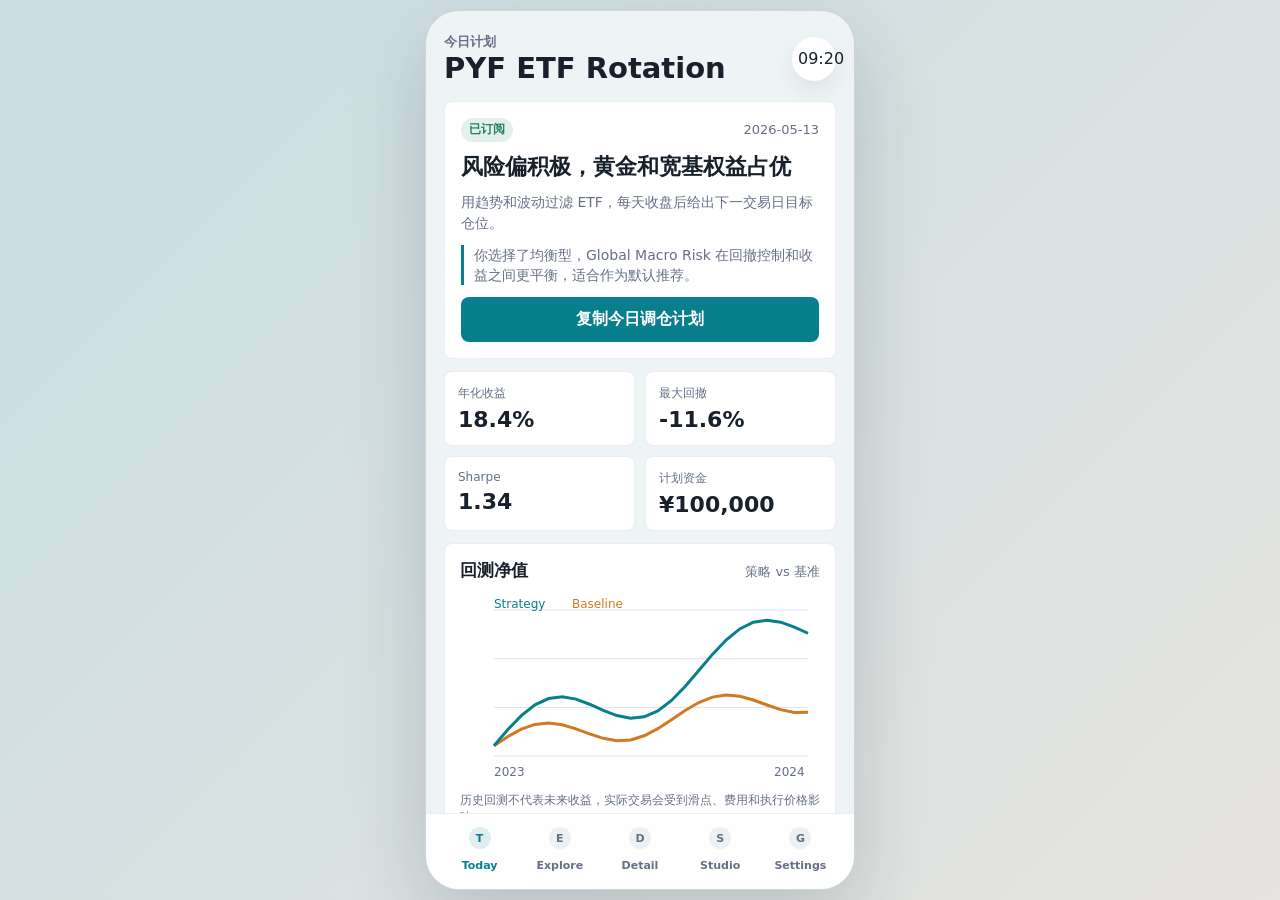
<file: demos/ios-mobile/index.html>
<!doctype html>
<html lang="zh-CN">
  <head>
    <meta charset="utf-8" />
    <meta name="viewport" content="width=device-width, initial-scale=1" />
    <title>ETF Quant Subscription Demo</title>
    <link rel="stylesheet" href="./style.css" />
  </head>
  <body>
    <main class="phone-shell" aria-label="ETF Quant subscription platform demo">
      <section class="screen" data-view="today">
        <header class="topbar">
          <div>
            <p class="eyebrow">今日计划</p>
            <h1 id="strategyName">PYF ETF Rotation</h1>
          </div>
          <button class="icon-button" id="notifyButton" title="设置提醒" aria-label="设置提醒">09:20</button>
        </header>

        <section class="hero-card">
          <div class="hero-row">
            <span id="subscriptionBadge" class="pill success">已订阅</span>
            <span id="planDate">2026-05-13</span>
          </div>
          <h2 id="latestSignal">风险偏积极，黄金和宽基权益占优</h2>
          <p id="plainSummary">用趋势和波动过滤 ETF，每天收盘后给出下一交易日目标仓位。</p>
          <p id="recommendationText" class="recommendation">基于你的风险偏好推荐。</p>
          <button id="copyPlanButton" class="primary-button">复制今日调仓计划</button>
        </section>

        <section class="metric-grid" aria-label="策略指标">
          <article>
            <span>年化收益</span>
            <strong id="annualReturn">18.4%</strong>
          </article>
          <article>
            <span>最大回撤</span>
            <strong id="maxDrawdown">-11.6%</strong>
          </article>
          <article>
            <span>Sharpe</span>
            <strong id="sharpe">1.34</strong>
          </article>
          <article>
            <span>计划资金</span>
            <strong id="capitalAmount">¥100,000</strong>
          </article>
        </section>

        <section class="card chart-card">
          <div class="section-head">
            <h2>回测净值</h2>
            <span>策略 vs 基准</span>
          </div>
          <canvas id="equityCanvas" width="640" height="320"></canvas>
          <p class="disclaimer">历史回测不代表未来收益，实际交易会受到滑点、费用和执行价格影响。</p>
        </section>

        <section class="card">
          <div class="section-head">
            <h2>今日调仓</h2>
            <span id="orderSummary">2 笔需处理</span>
          </div>
          <div id="ordersList" class="orders-list"></div>
        </section>
      </section>

      <section class="screen hidden" data-view="explore">
        <header class="topbar compact">
          <div>
            <p class="eyebrow">策略市场</p>
            <h1>Explore</h1>
          </div>
        </header>
        <div class="segmented">
          <button class="active">稳健收益</button>
          <button>低回撤</button>
          <button>高弹性</button>
        </div>
        <section class="card recommendation-card">
          <div class="section-head">
            <h2>为你推荐</h2>
            <span id="riskProfileLabel">均衡型</span>
          </div>
          <p id="exploreRecommendation" class="body-copy"></p>
          <button id="applyRecommendationButton" class="primary-button">使用推荐策略</button>
        </section>
        <div id="marketplaceList" class="strategy-list"></div>
      </section>

      <section class="screen hidden" data-view="detail">
        <header class="topbar compact">
          <div>
            <p class="eyebrow">策略详情</p>
            <h1 id="detailName">PYF ETF Rotation</h1>
          </div>
        </header>

        <section class="card subscribe-card">
          <div>
            <span id="detailCreator" class="pill">PYF Research</span>
            <h2 id="detailFit">适合想要积极轮动的 ETF 用户</h2>
            <p id="detailSubtitle" class="body-copy">Momentum plus volatility rotation across A-share and commodity ETFs</p>
          </div>
          <button id="subscribeButton" class="primary-button">7 天试用，然后 ¥59/月</button>
          <p class="disclaimer">试用期间可查看每日信号、调仓计划、风险提示和回测详情；不会自动连接券商下单。</p>
        </section>

        <section class="card trust-card">
          <div>
            <span>策略信任分</span>
            <strong id="trustScore">92</strong>
          </div>
          <p id="creatorBio" class="body-copy"></p>
        </section>

        <section class="card">
          <div class="section-head">
            <h2>验证记录</h2>
            <span>平台审核</span>
          </div>
          <ul id="verificationList" class="check-list"></ul>
        </section>

        <section class="card">
          <div class="section-head">
            <h2>策略原理</h2>
            <span>新手可读</span>
          </div>
          <p id="principleText" class="body-copy"></p>
        </section>

        <section class="card">
          <div class="section-head">
            <h2>订阅后获得</h2>
          </div>
          <ul id="deliverablesList" class="check-list"></ul>
        </section>

        <section class="card">
          <div class="section-head">
            <h2>主要风险</h2>
          </div>
          <ul id="riskList" class="risk-list"></ul>
        </section>

        <section class="card">
          <div class="section-head">
            <h2>目标权重</h2>
            <span id="allocationName">PYF ETF Rotation</span>
          </div>
          <div id="allocationList" class="allocation-list"></div>
        </section>
      </section>

      <section class="screen hidden" data-view="studio">
        <header class="topbar compact">
          <div>
            <p class="eyebrow">策略发布</p>
            <h1>Creator Studio</h1>
          </div>
        </header>

        <section class="hero-card">
          <div class="hero-row">
            <span class="pill">平台抽成 20%</span>
            <span>创作者 80%</span>
          </div>
          <h2>把你的策略发布给订阅用户</h2>
          <p>上传策略说明、回测曲线、调仓频率和风险披露，通过审核后即可按月收费。</p>
        </section>

        <section class="metric-grid">
          <article>
            <span>月费示例</span>
            <strong>¥99</strong>
          </article>
          <article>
            <span>订阅用户</span>
            <strong>300</strong>
          </article>
          <article>
            <span>平台收入</span>
            <strong>¥5,940</strong>
          </article>
          <article>
            <span>创作者收入</span>
            <strong>¥23,760</strong>
          </article>
        </section>

        <section class="card">
          <div class="section-head">
            <h2>发布审核清单</h2>
          </div>
          <ul class="check-list">
            <li>上传可复现回测配置和样本外曲线</li>
            <li>解释策略逻辑，避免只给黑箱结果</li>
            <li>披露最大回撤、换手率和失效场景</li>
            <li>提供每日或每周调仓信号接口</li>
          </ul>
        </section>

        <section class="card">
          <div class="section-head">
            <h2>平台提供</h2>
          </div>
          <p class="body-copy">策略市场曝光、订阅计费、信号分发、调仓提醒、回测展示模板和基础合规披露。</p>
        </section>
      </section>

      <section class="screen hidden" data-view="settings">
        <header class="topbar compact">
          <div>
            <p class="eyebrow">提醒设置</p>
            <h1>Settings</h1>
          </div>
        </header>
        <section class="card settings-card">
          <label for="capitalInput">计划投入金额</label>
          <input id="capitalInput" type="number" min="1000" step="1000" value="100000" />
          <label for="riskSelect">风险偏好</label>
          <select id="riskSelect">
            <option value="conservative">稳健型：优先控制回撤</option>
            <option value="balanced" selected>均衡型：收益和回撤都要看</option>
            <option value="growth">成长型：接受波动追求更高弹性</option>
          </select>
          <label for="timeInput">每日调仓提醒时间</label>
          <input id="timeInput" type="time" value="09:20" />
          <button id="saveProfileButton">保存画像和提醒</button>
          <p id="permissionText">浏览器 demo 会模拟提醒设置；原生 iOS 版本使用本地通知。</p>
        </section>
        <section class="card">
          <div class="section-head">
            <h2>账户状态</h2>
          </div>
          <p id="accountSummary" class="body-copy">已订阅 1 个策略，调仓提醒开启。</p>
        </section>
      </section>

      <nav class="tabbar" aria-label="主导航">
        <button class="active" data-tab="today" aria-label="今日"><span class="tab-icon">T</span><span>Today</span></button>
        <button data-tab="explore" aria-label="市场"><span class="tab-icon">E</span><span>Explore</span></button>
        <button data-tab="detail" aria-label="详情"><span class="tab-icon">D</span><span>Detail</span></button>
        <button data-tab="studio" aria-label="发布"><span class="tab-icon">S</span><span>Studio</span></button>
        <button data-tab="settings" aria-label="设置"><span class="tab-icon">G</span><span>Settings</span></button>
      </nav>
    </main>
    <div id="toast" class="toast" role="status"></div>
    <script src="./app.js"></script>
  </body>
</html>
</file>
<file: demos/ios-mobile/style.css>
:root {
  color-scheme: light;
  --ink: #18212b;
  --muted: #667085;
  --line: #dde3ea;
  --paper: #ffffff;
  --wash: #eef3f6;
  --teal: #087f8c;
  --green: #25805c;
  --red: #ba4a48;
  --orange: #d17a22;
  --blue: #4769b2;
}

* {
  box-sizing: border-box;
}

body {
  margin: 0;
  min-height: 100vh;
  display: grid;
  place-items: center;
  background:
    linear-gradient(135deg, rgba(8, 127, 140, 0.14), rgba(209, 122, 34, 0.08)),
    #e8edf1;
  font-family: ui-sans-serif, system-ui, -apple-system, BlinkMacSystemFont, "Segoe UI", sans-serif;
  color: var(--ink);
}

button,
input {
  font: inherit;
}

select {
  font: inherit;
}

.phone-shell {
  width: min(100vw, 430px);
  height: min(100vh, 880px);
  min-height: 760px;
  position: relative;
  overflow: hidden;
  background: var(--wash);
  border: 1px solid rgba(24, 33, 43, 0.14);
  border-radius: 34px;
  box-shadow: 0 28px 80px rgba(24, 33, 43, 0.18);
}

.screen {
  height: calc(100% - 76px);
  overflow: auto;
  padding: 22px 18px 18px;
}

.hidden {
  display: none;
}

.topbar {
  display: flex;
  justify-content: space-between;
  align-items: center;
  gap: 16px;
  margin-bottom: 16px;
}

.topbar.compact {
  margin-bottom: 20px;
}

.eyebrow {
  margin: 0 0 2px;
  color: var(--muted);
  font-size: 13px;
  font-weight: 700;
  text-transform: uppercase;
  letter-spacing: 0;
}

h1,
h2,
p {
  margin: 0;
}

h1 {
  font-size: 29px;
  line-height: 1.1;
  letter-spacing: 0;
}

h2 {
  font-size: 17px;
  letter-spacing: 0;
}

.icon-button {
  width: 44px;
  height: 44px;
  border: 0;
  border-radius: 999px;
  background: var(--paper);
  color: var(--ink);
  box-shadow: 0 10px 24px rgba(24, 33, 43, 0.08);
}

.signal-panel,
.card,
.metric-grid article,
.strategy-button,
.hero-card {
  background: var(--paper);
  border: 1px solid rgba(24, 33, 43, 0.08);
  border-radius: 8px;
}

.hero-card {
  display: grid;
  gap: 12px;
  padding: 16px;
  margin-bottom: 12px;
}

.hero-card h2 {
  font-size: 22px;
  line-height: 1.2;
}

.hero-card p {
  color: var(--muted);
  font-size: 14px;
  line-height: 1.45;
}

.hero-row,
.card-topline {
  display: flex;
  justify-content: space-between;
  gap: 10px;
  align-items: center;
  color: var(--muted);
  font-size: 13px;
}

.pill {
  display: inline-flex;
  align-items: center;
  min-height: 24px;
  padding: 3px 8px;
  border-radius: 999px;
  background: #edf1f4;
  color: var(--muted);
  font-size: 12px;
  font-weight: 800;
}

.pill.success {
  background: rgba(37, 128, 92, 0.12);
  color: var(--green);
}

.primary-button {
  border: 0;
  border-radius: 8px;
  padding: 12px 14px;
  background: var(--teal);
  color: #fff;
  font-weight: 800;
}

.signal-panel {
  display: flex;
  align-items: center;
  justify-content: space-between;
  gap: 12px;
  padding: 14px;
  margin-bottom: 12px;
}

.signal-panel div {
  display: flex;
  align-items: center;
  gap: 8px;
  min-width: 0;
  color: var(--muted);
  font-size: 14px;
}

.signal-panel strong {
  font-size: 18px;
}

.status-dot {
  width: 9px;
  height: 9px;
  flex: 0 0 auto;
  border-radius: 50%;
  background: var(--green);
}

.metric-grid {
  display: grid;
  grid-template-columns: 1fr 1fr;
  gap: 10px;
  margin-bottom: 12px;
}

.metric-grid article {
  padding: 13px;
}

.metric-grid span {
  display: block;
  color: var(--muted);
  font-size: 12px;
  margin-bottom: 5px;
}

.metric-grid strong {
  display: block;
  font-size: 22px;
}

.card {
  padding: 15px;
  margin-bottom: 12px;
}

.section-head {
  display: flex;
  justify-content: space-between;
  gap: 12px;
  align-items: baseline;
  margin-bottom: 12px;
}

.section-head span {
  color: var(--muted);
  font-size: 13px;
  white-space: nowrap;
}

.chart-card canvas {
  display: block;
  width: 100%;
  height: 190px;
}

.disclaimer {
  margin-top: 8px;
  color: var(--muted);
  font-size: 12px;
  line-height: 1.35;
}

.recommendation {
  border-left: 3px solid var(--teal);
  padding-left: 10px;
}

.recommendation-card {
  display: grid;
  gap: 12px;
}

.orders-list,
.allocation-list,
.strategy-list {
  display: grid;
  gap: 10px;
}

.order-row,
.allocation-row {
  display: grid;
  gap: 8px;
}

.order-row {
  grid-template-columns: 50px 1fr auto;
  align-items: center;
  padding: 8px 0;
  border-top: 1px solid var(--line);
}

.order-row:first-child {
  border-top: 0;
}

.side {
  font-size: 12px;
  font-weight: 800;
}

.side.buy {
  color: var(--green);
}

.side.sell {
  color: var(--red);
}

.side.hold {
  color: var(--muted);
}

.symbol {
  font-weight: 800;
}

.name,
.subtext,
.body-copy {
  color: var(--muted);
  font-size: 13px;
}

.amount {
  text-align: right;
  font-weight: 800;
}

.strategy-button {
  width: 100%;
  text-align: left;
  padding: 14px;
  border-color: rgba(24, 33, 43, 0.08);
}

.strategy-button.active {
  border-color: rgba(8, 127, 140, 0.75);
  box-shadow: inset 0 0 0 1px rgba(8, 127, 140, 0.45);
}

.strategy-button strong {
  display: block;
  font-size: 17px;
  margin-bottom: 4px;
}

.strategy-meta {
  display: flex;
  gap: 12px;
  margin-top: 10px;
  color: var(--muted);
  font-size: 13px;
}

.segmented {
  display: grid;
  grid-template-columns: repeat(3, 1fr);
  gap: 6px;
  margin-bottom: 12px;
  padding: 4px;
  border-radius: 8px;
  background: #dfe7ec;
}

.segmented button {
  min-height: 34px;
  border: 0;
  border-radius: 7px;
  background: transparent;
  color: var(--muted);
  font-size: 13px;
  font-weight: 800;
}

.segmented button.active {
  color: var(--ink);
  background: var(--paper);
}

.subscribe-card {
  display: grid;
  gap: 14px;
}

.subscribe-card h2 {
  margin-top: 10px;
  font-size: 21px;
  line-height: 1.25;
}

.trust-card {
  display: grid;
  grid-template-columns: 92px 1fr;
  gap: 14px;
  align-items: center;
}

.trust-card span {
  color: var(--muted);
  font-size: 12px;
}

.trust-card strong {
  display: block;
  font-size: 36px;
  color: var(--teal);
  line-height: 1;
}

.allocation-row {
  padding: 2px 0 8px;
}

.allocation-row header {
  display: flex;
  justify-content: space-between;
  gap: 10px;
}

.bar {
  height: 9px;
  overflow: hidden;
  background: #e4e9ee;
  border-radius: 999px;
}

.bar span {
  display: block;
  height: 100%;
  width: var(--w);
  background: var(--teal);
}

.settings-card {
  display: grid;
  gap: 12px;
}

.settings-card label {
  font-weight: 800;
}

.settings-card input,
.settings-card select {
  width: 100%;
  border: 1px solid var(--line);
  border-radius: 8px;
  padding: 12px;
  background: #f8fafb;
}

.settings-card button {
  border: 0;
  border-radius: 8px;
  padding: 12px 14px;
  background: var(--teal);
  color: #fff;
  font-weight: 800;
}

.settings-card p {
  color: var(--muted);
  font-size: 13px;
}

.check-list,
.risk-list {
  display: grid;
  gap: 10px;
  margin: 0;
  padding: 0;
  list-style: none;
}

.check-list li,
.risk-list li {
  position: relative;
  padding-left: 22px;
  color: var(--muted);
  font-size: 14px;
  line-height: 1.4;
}

.check-list li::before {
  content: "✓";
  position: absolute;
  left: 0;
  color: var(--green);
  font-weight: 900;
}

.risk-list li::before {
  content: "!";
  position: absolute;
  left: 0;
  color: var(--orange);
  font-weight: 900;
}

.tabbar {
  position: absolute;
  left: 0;
  right: 0;
  bottom: 0;
  height: 76px;
  display: grid;
  grid-template-columns: repeat(5, 1fr);
  gap: 1px;
  padding: 8px 14px 12px;
  border-top: 1px solid rgba(24, 33, 43, 0.08);
  background: rgba(255, 255, 255, 0.94);
}

.tabbar button {
  display: grid;
  place-items: center;
  gap: 2px;
  border: 0;
  background: transparent;
  color: var(--muted);
  font-size: 16px;
}

.tabbar button span {
  font-size: 11px;
  font-weight: 700;
}

.tab-icon {
  display: grid;
  place-items: center;
  width: 22px;
  height: 22px;
  border-radius: 999px;
  background: #edf1f4;
  font-size: 11px;
  font-weight: 900;
}

.tabbar button.active .tab-icon {
  background: rgba(8, 127, 140, 0.12);
}

.tabbar button.active {
  color: var(--teal);
}

.toast {
  position: fixed;
  left: 50%;
  bottom: 28px;
  transform: translateX(-50%) translateY(20px);
  opacity: 0;
  pointer-events: none;
  background: #15212d;
  color: #fff;
  padding: 10px 14px;
  border-radius: 8px;
  transition: 180ms ease;
}

.toast.show {
  opacity: 1;
  transform: translateX(-50%) translateY(0);
}

@media (max-width: 460px) {
  body {
    display: block;
    background: var(--wash);
  }

  .phone-shell {
    width: 100vw;
    height: 100vh;
    min-height: 100vh;
    border: 0;
    border-radius: 0;
    box-shadow: none;
  }
}
</file>
